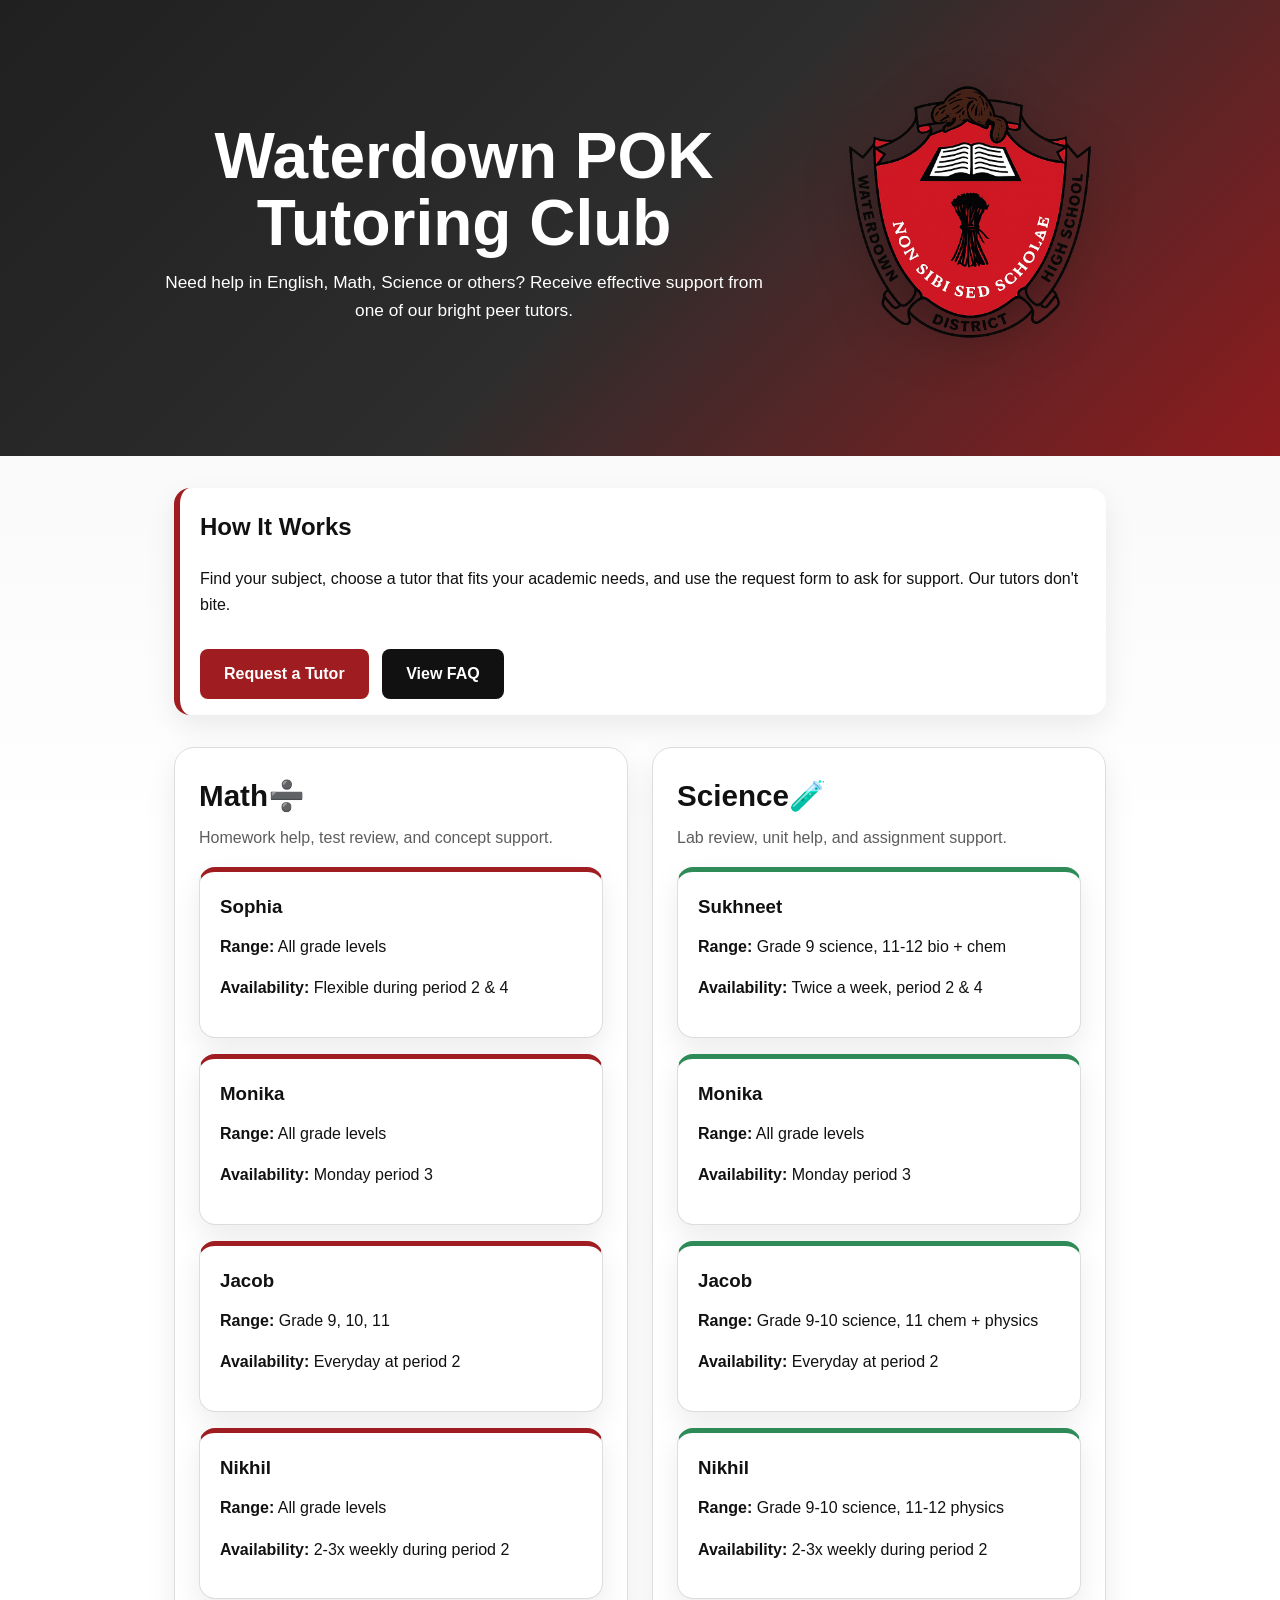
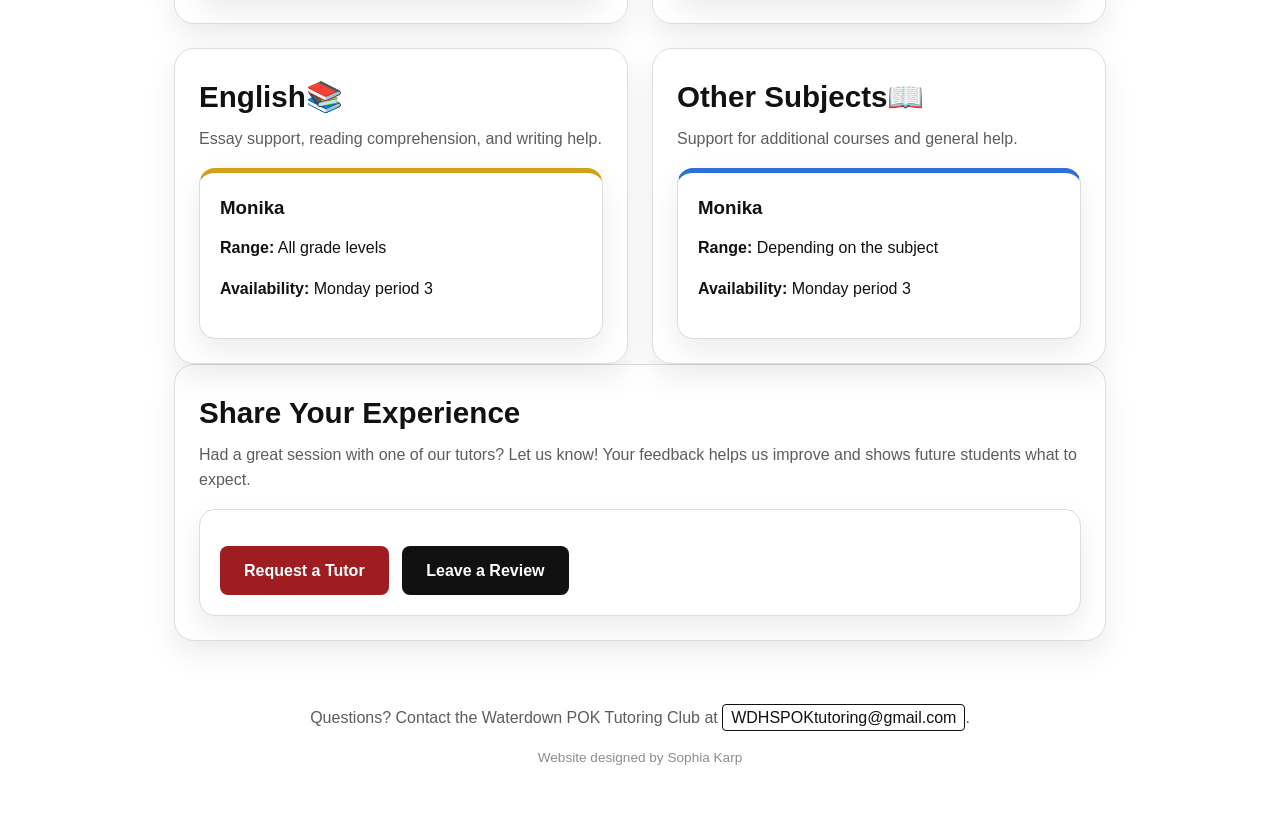
<file: index.html>
<!doctype html>
<html lang="en">
  <head>
<!-- Google tag (gtag.js) -->
<script async src="https://www.googletagmanager.com/gtag/js?id=G-E7V0QMDJJH"></script>
<script>
  window.dataLayer = window.dataLayer || [];
  function gtag(){dataLayer.push(arguments);}
  gtag('js', new Date());

  gtag('config', 'G-E7V0QMDJJH');
</script>
    </script>
    <meta charset="UTF-8" />
    <meta name="viewport" content="width=device-width, initial-scale=1.0" />
    <title>Waterdown POK Tutoring Club</title>
    <meta
      name="description"
      content="Waterdown District High School tutoring club information for English, Math, and Science."
    />
    <link rel="stylesheet" href="styles.css" />
  </head>
  <body>
    <header class="hero">
      <div class="hero__content">
        <div class="hero__text">
          <h1>Waterdown POK Tutoring Club</h1>
          <p class="intro">
            Need help in English, Math, Science or others? Receive effective
            support from one of our bright peer tutors.
          </p>
        </div>
        <img
          src="wdhs-logo.png"
          alt="Waterdown District High School logo"
          class="school-logo"
        />
      </div>
    </header>

    <main class="page">
      <section class="notice">
        <h2>How It Works</h2>
        <p>
          Find your subject, choose a tutor that fits your academic needs, and
          use the request form to ask for support. Our tutors don't bite.
        </p>
        <div class="quick-links">
          <a
            href="https://forms.gle/zorGrhKKar3nPf9Q6"
            class="cta-button"
            target="_blank"
            rel="noopener noreferrer"
            >Request a Tutor</a
          >
          <a href="faq.html" class="cta-button faq-button">View FAQ</a>
        </div>
      </section>

      <div class="subjects-layout">
        <section
          class="subject-section subject-section--math"
          aria-labelledby="math-heading"
        >
          <div class="section-heading">
            <h2 id="math-heading">Math➗</h2>
            <p>Homework help, test review, and concept support.</p>
          </div>

          <div class="tutor-grid">
            <article class="tutor-card">
              <h3>Sophia</h3>
              <p><strong>Range:</strong> All grade levels</p>
              <p><strong>Availability:</strong> Flexible during period 2 & 4</p>
            </article>

            <article class="tutor-card">
              <h3>Monika</h3>
              <p><strong>Range:</strong> All grade levels</p>
              <p><strong>Availability:</strong> Monday period 3</p>
            </article>

                        <article class="tutor-card">
              <h3>Jacob</h3>
              <p><strong>Range:</strong> Grade 9, 10, 11 </p>
              <p><strong>Availability:</strong> Everyday at period 2</p>
            </article>

            <article class="tutor-card">
              <h3>Nikhil</h3>
              <p><strong>Range:</strong> All grade levels</p>
              <p><strong>Availability:</strong> 2-3x weekly during period 2</p>
            </article>
          </div>
        </section>

        <section
          class="subject-section subject-section--science"
          aria-labelledby="science-heading"
        >
          <div class="section-heading">
            <h2 id="science-heading">Science🧪</h2>
            <p>Lab review, unit help, and assignment support.</p>
          </div>

          <div class="tutor-grid">
            <article class="tutor-card">
              <h3>Sukhneet</h3>
              <p><strong>Range:</strong> Grade 9 science, 11-12 bio + chem</p>
              <p><strong>Availability:</strong> Twice a week, period 2 & 4</p>
            </article>

            <article class="tutor-card">
              <h3>Monika</h3>
              <p><strong>Range:</strong> All grade levels</p>
              <p><strong>Availability:</strong> Monday period 3</p>
            </article>

               <article class="tutor-card">
              <h3>Jacob</h3>
              <p><strong>Range:</strong> Grade 9-10 science, 11 chem + physics</p>
              <p><strong>Availability:</strong> Everyday at period 2</p>
            </article>

            <article class="tutor-card">
              <h3>Nikhil</h3>
              <p><strong>Range:</strong> Grade 9-10 science, 11-12 physics</p>
              <p><strong>Availability:</strong> 2-3x weekly during period 2</p>
            </article>
          </div>
        </section>

        <section
          class="subject-section subject-section--english"
          aria-labelledby="english-heading"
        >
          <div class="section-heading">
            <h2 id="english-heading">English📚</h2>
            <p>Essay support, reading comprehension, and writing help.</p>
          </div>

          <div class="tutor-grid">
            <article class="tutor-card">
              <h3>Monika</h3>
              <p><strong>Range:</strong> All grade levels</p>
              <p><strong>Availability:</strong> Monday period 3</p>
            </article>
          </div>
        </section>

        <section
          class="subject-section subject-section--other"
          aria-labelledby="other-subjects-heading"
        >
          <div class="section-heading">
            <h2 id="other-subjects-heading">Other Subjects📖</h2>
            <p>Support for additional courses and general help.</p>
          </div>

          <div class="tutor-grid">
            <article class="tutor-card">
              <h3>Monika</h3>
              <p><strong>Range:</strong> Depending on the subject</p>
              <p><strong>Availability:</strong> Monday period 3</p>
            </article>
          </div>
        </section>
      </div>

      <section class="subject-section" aria-labelledby="reviews-heading">
        <div class="section-heading">
          <h2 id="reviews-heading">Share Your Experience</h2>
          <p>
            Had a great session with one of our tutors? Let us know! Your
            feedback helps us improve and shows future students what to expect.
          </p>
        </div>
        <div class="review-form-container review-actions">
          <a
            href="https://forms.gle/zorGrhKKar3nPf9Q6"
            class="cta-button"
            target="_blank"
            rel="noopener noreferrer"
            >Request a Tutor</a
          >
          <a
            href="https://docs.google.com/forms/d/e/1FAIpQLScXKOP7PR7R6sll23-A0phz9G1LMBJ0iMpR5D8qcTyfmpZFpg/viewform"
            class="cta-button cta-button--secondary"
            target="_blank"
            rel="noopener noreferrer"
            >Leave a Review</a
          >
        </div>
      </section>
    </main>

    <footer class="footer">
      <p>
        Questions? Contact the Waterdown POK Tutoring Club at
        <a href="mailto:WDHSPOKtutoring@gmail.com">WDHSPOKtutoring@gmail.com</a
        >.
      </p>
      <p style="font-size: 0.85em; opacity: 0.7; margin-top: 10px">
        Website designed by Sophia Karp
      </p>
    </footer>
  </body>
</html>
</file>
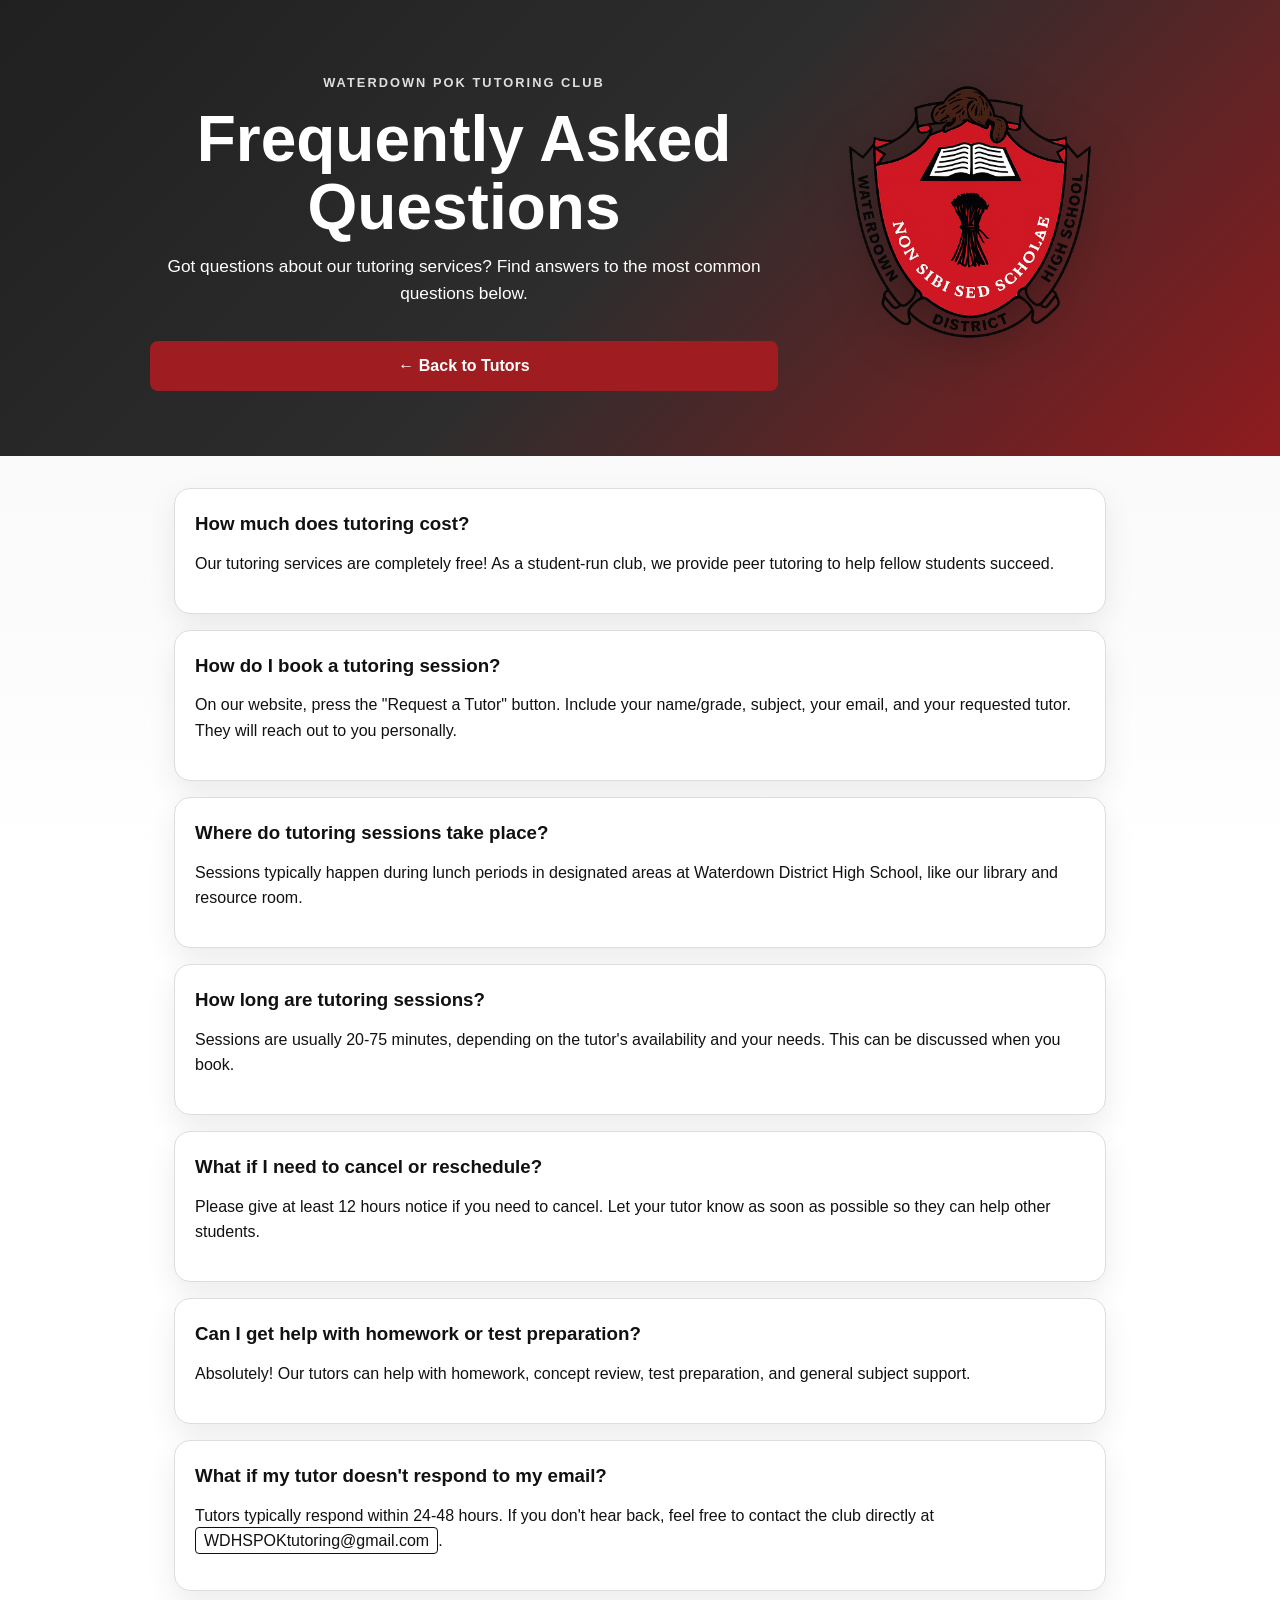
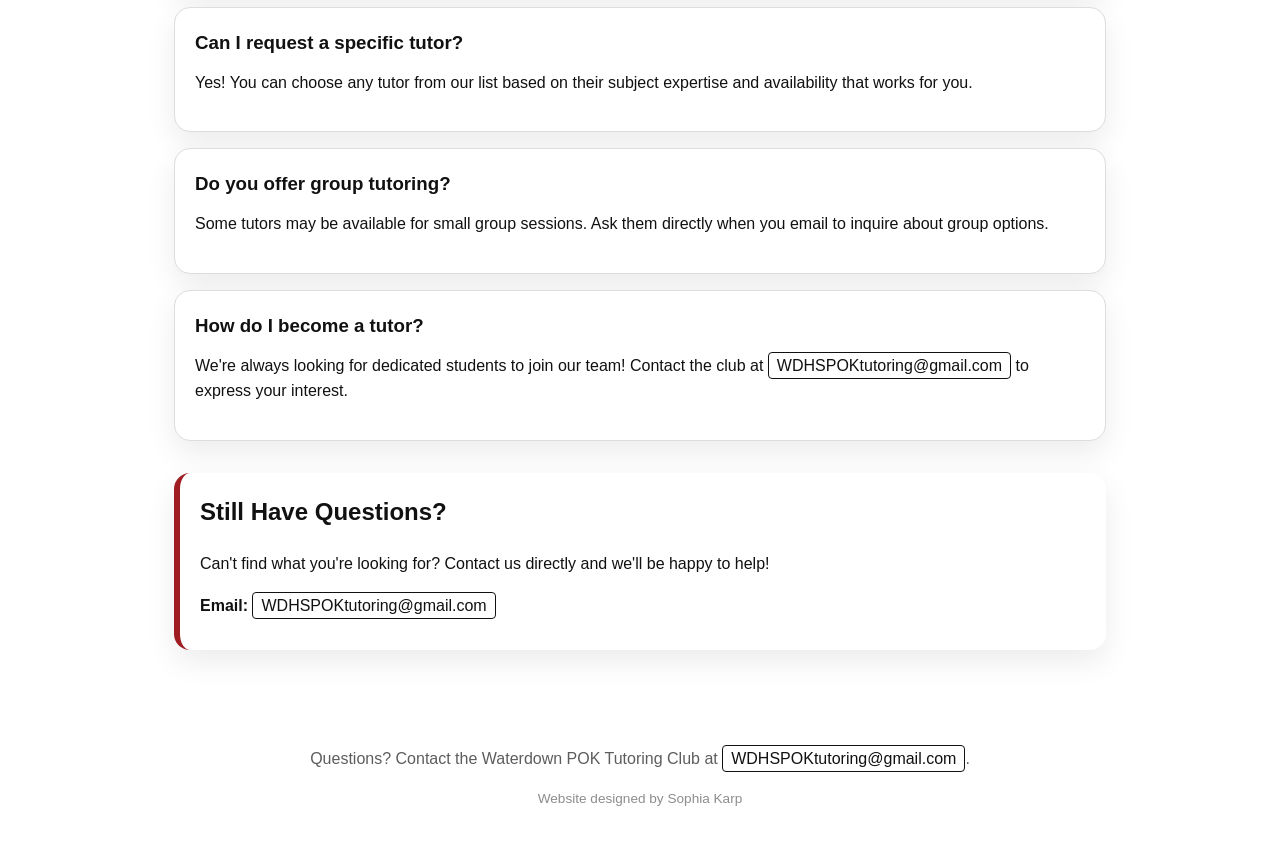
<file: faq.html>
<!DOCTYPE html>
<html lang="en">
<head>
  <!-- Google tag (gtag.js) -->
  <script async src="https://www.googletagmanager.com/gtag/js?id=G-E7V0QMDJJH"></script>
  <script>
    window.dataLayer = window.dataLayer || [];
    function gtag(){dataLayer.push(arguments);}
    gtag('js', new Date());

    gtag('config', 'G-E7V0QMDJJH');
  </script>

  <meta charset="UTF-8" />
  <meta name="viewport" content="width=device-width, initial-scale=1.0" />
    <title>FAQ - Waterdown POK Tutoring Club</title>
    <meta
      name="description"
      content="Frequently asked questions about the Waterdown POK Tutoring Club services, pricing, and how to get help."
    />
    <link rel="stylesheet" href="styles.css" />
  </head>
  <body>
    <header class="hero">
      <div class="hero__content">
        <div class="hero__text">
          <p class="eyebrow">Waterdown POK Tutoring Club</p>
          <h1>Frequently Asked Questions</h1>
          <p class="intro">
            Got questions about our tutoring services? Find answers to the most common questions below.
          </p>
          <a href="index.html" class="cta-button">← Back to Tutors</a>
        </div>
        <img
          src="wdhs-logo.png"
          alt="Waterdown District High School logo"
          class="school-logo"
        />
      </div>
    </header>

    <main class="page">
      <section class="faq-section">
        <div class="faq-item">
          <h3>How much does tutoring cost?</h3>
          <p>Our tutoring services are completely free! As a student-run club, we provide peer tutoring to help fellow students succeed.</p>
        </div>

        <div class="faq-item">
          <h3>How do I book a tutoring session?</h3>
 <p> On our website, press the "Request a Tutor" button. Include your name/grade, subject, your email, and your requested tutor. They will reach out to you personally.</p>
        </div>

        <div class="faq-item">
          <h3>Where do tutoring sessions take place?</h3>
          <p>Sessions typically happen during lunch periods in designated areas at Waterdown District High School, like our library and resource room.</p>
        </div>

        <div class="faq-item">
          <h3>How long are tutoring sessions?</h3>
          <p>Sessions are usually 20-75 minutes, depending on the tutor's availability and your needs. This can be discussed when you book.</p>
        </div>

        <div class="faq-item">
          <h3>What if I need to cancel or reschedule?</h3>
          <p>Please give at least 12 hours notice if you need to cancel. Let your tutor know as soon as possible so they can help other students.</p>
        </div>

        <div class="faq-item">
          <h3>Can I get help with homework or test preparation?</h3>
          <p>Absolutely! Our tutors can help with homework, concept review, test preparation, and general subject support.</p>
        </div>

        <div class="faq-item">
          <h3>What if my tutor doesn't respond to my email?</h3>
          <p>Tutors typically respond within 24-48 hours. If you don't hear back, feel free to contact the club directly at <a href="mailto:WDHSPOKtutoring@gmail.com">WDHSPOKtutoring@gmail.com</a>.</p>
        </div>

        <div class="faq-item">
          <h3>Can I request a specific tutor?</h3>
          <p>Yes! You can choose any tutor from our list based on their subject expertise and availability that works for you.</p>
        </div>

        <div class="faq-item">
          <h3>Do you offer group tutoring?</h3>
          <p>Some tutors may be available for small group sessions. Ask them directly when you email to inquire about group options.</p>
        </div>

        <div class="faq-item">
          <h3>How do I become a tutor?</h3>
          <p>We're always looking for dedicated students to join our team! Contact the club at <a href="mailto:WDHSPOKtutoring@gmail.com">WDHSPOKtutoring@gmail.com</a> to express your interest.</p>
        </div>
      </section>

      <section class="notice">
        <h2>Still Have Questions?</h2>
        <p>Can't find what you're looking for? Contact us directly and we'll be happy to help!</p>
        <p><strong>Email:</strong> <a href="mailto:WDHSPOKtutoring@gmail.com">WDHSPOKtutoring@gmail.com</a></p>
      </section>
    </main>

    <footer class="footer">
      <p>Questions? Contact the Waterdown POK Tutoring Club at <a href="mailto:WDHSPOKtutoring@gmail.com">WDHSPOKtutoring@gmail.com</a>.</p>
      <p style="font-size: 0.85em; opacity: 0.7; margin-top: 10px;">Website designed by Sophia Karp</p>
    </footer>
  </body>
</html>
</file>
<file: styles.css>
:root {
  --wdhs-red: #9f1d20;
  --wdhs-red-dark: #7f1719;
  --text: #111111;
  --muted: #5d5d5d;
  --surface: #ffffff;
  --surface-soft: #f7f7f7;
  --border: #dddddd;
  --shadow: 0 12px 30px rgba(0, 0, 0, 0.08);
}

* {
  box-sizing: border-box;
}

body {
  margin: 0;
  font-family: "Segoe UI", Tahoma, Geneva, Verdana, sans-serif;
  color: var(--text);
  background:
    linear-gradient(180deg, #f3f3f3 0%, #ffffff 35%),
    repeating-linear-gradient(
      135deg,
      rgba(159, 29, 32, 0.03) 0,
      rgba(159, 29, 32, 0.03) 12px,
      transparent 12px,
      transparent 24px
    );
  line-height: 1.6;
}

h1,
h2,
h3,
p {
  margin-top: 0;
}

.hero {
  background: linear-gradient(135deg, #202020 0%, #2d2d2d 50%, #8f1b1e 100%);
  color: white;
  padding: 4.5rem 1.5rem 4rem;
}

.hero__content,
.page,
.footer {
  width: min(100%, 980px);
  margin: 0 auto;
}

.hero__content {
  display: flex;
  align-items: center;
  justify-content: space-between;
  gap: 2rem;
}

.hero__text {
  flex: 1 1 560px;
  display: flex;
  flex-direction: column;
  justify-content: center;
  text-align: center;
}

.eyebrow {
  text-transform: uppercase;
  letter-spacing: 0.16em;
  font-size: 0.8rem;
  font-weight: 700;
  opacity: 0.85;
}

.school-logo {
  width: min(320px, 32vw);
  flex: 0 0 auto;
  filter: drop-shadow(0 10px 24px rgba(0, 0, 0, 0.28));
  animation: logo-bounce 3.2s ease-in-out infinite;
}

.hero h1 {
  font-size: clamp(2.3rem, 6vw, 4rem);
  line-height: 1.05;
  margin-bottom: 0.75rem;
}

.hero h1,
.hero .intro {
  text-align: center;
}

.intro {
  font-size: 1.08rem;
  max-width: 42rem;
  margin-left: auto;
  margin-right: auto;
}

.page {
  padding: 2rem 1.5rem 4rem;
}

.notice {
  background: var(--surface);
  border-left: 6px solid var(--wdhs-red);
  border-radius: 16px;
  box-shadow: var(--shadow);
  padding: 1.25rem 1.25rem 1rem;
  margin-bottom: 2rem;
}

.subjects-layout {
  display: grid;
  grid-template-columns: repeat(2, minmax(0, 1fr));
  gap: 1.5rem;
}

.subject-section {
  margin-bottom: 0;
  background: var(--surface);
  border: 1px solid var(--border);
  border-radius: 20px;
  box-shadow: var(--shadow);
  padding: 1.5rem;
  min-height: 100%;
}

.section-heading {
  margin-bottom: 1rem;
}

.section-heading h2 {
  font-size: 1.85rem;
  margin-bottom: 0.35rem;
}

.section-heading p {
  color: var(--muted);
}

.tutor-grid {
  display: grid;
  grid-template-columns: repeat(auto-fit, minmax(240px, 1fr));
  gap: 1rem;
}

.tutor-card {
  background: var(--surface);
  border: 1px solid var(--border);
  border-top: 5px solid var(--wdhs-red);
  border-radius: 16px;
  box-shadow: var(--shadow);
  padding: 1.25rem;
}
.subject-section--math .tutor-card {
  border-top: 5px solid var(--wdhs-red);
}

.subject-section--science .tutor-card {
  border-top: 5px solid #2e8b57;
}

.subject-section--english .tutor-card {
  border-top: 5px solid #d4a017;
}

.subject-section--other .tutor-card {
  border-top: 5px solid #2f6fdb;
}

.tutor-card h3 {
  margin-bottom: 0.75rem;
}

a[href^="mailto:"] {
  color: #111111;
  border: 1px solid #111111;
  padding: 0.25rem 0.5rem;
  border-radius: 4px;
  text-decoration: none;
  transition: all 0.2s ease;
}

a[href^="mailto:"]:hover {
  background-color: #f7f7f7;
}

.cta-button {
  display: inline-block;
  background: var(--wdhs-red);
  color: white;
  padding: 0.75rem 1.5rem;
  border-radius: 8px;
  text-decoration: none;
  font-weight: 600;
  transition: all 0.2s ease;
  margin-top: 1rem;
}

.cta-button:hover {
  background: var(--wdhs-red-dark);
  transform: translateY(-2px);
}
.faq-button {
  background: #111111;
}

.faq-button:hover {
  background: #2d2d2d;
}

.cta-button--secondary {
  background: #111111;
}

.cta-button--secondary:hover {
  background: #2d2d2d;
}

.quick-links,
.review-actions {
  display: flex;
  flex-wrap: wrap;
  gap: 0.85rem;
}

.cta-button--secondary {
  background: #111111;
}

.cta-button--secondary:hover {
  background: #2d2d2d;
}

.quick-links,
.review-actions {
  display: flex;
  flex-wrap: wrap;
  gap: 0.85rem;
}

.review-form-container {
  background: var(--surface);
  border: 1px solid var(--border);
  border-radius: 16px;
  box-shadow: var(--shadow);
  padding: 1.25rem;
  margin-top: 1rem;
}

.faq-section {
  margin-bottom: 2rem;
}

.faq-item {
  background: var(--surface);
  border: 1px solid var(--border);
  border-radius: 16px;
  box-shadow: var(--shadow);
  padding: 1.25rem;
  margin-bottom: 1rem;
}

.faq-item h3 {
  margin-bottom: 0.75rem;
  color: #111111;
}

.footer {
  padding: 0 1.5rem 2.5rem;
  color: var(--muted);
  text-align: center;
}

@keyframes logo-bounce {
  0% {
    transform: translateY(0);
  }

  50% {
    transform: translateY(-6px);
  }

  100% {
    transform: translateY(0);
  }
}

@media (max-width: 640px) {
  .hero__content {
    flex-direction: column-reverse;
    text-align: center;
  }

  .hero {
    padding-top: 3.5rem;
    padding-bottom: 3rem;
  }

  .school-logo {
    width: min(180px, 50vw);
  }

  .subjects-layout {
    grid-template-columns: 1fr;
  }

  .quick-links,
  .review-actions {
    justify-content: center;
  }

  .page {
    padding-top: 1.5rem;
  }
}
</file>
